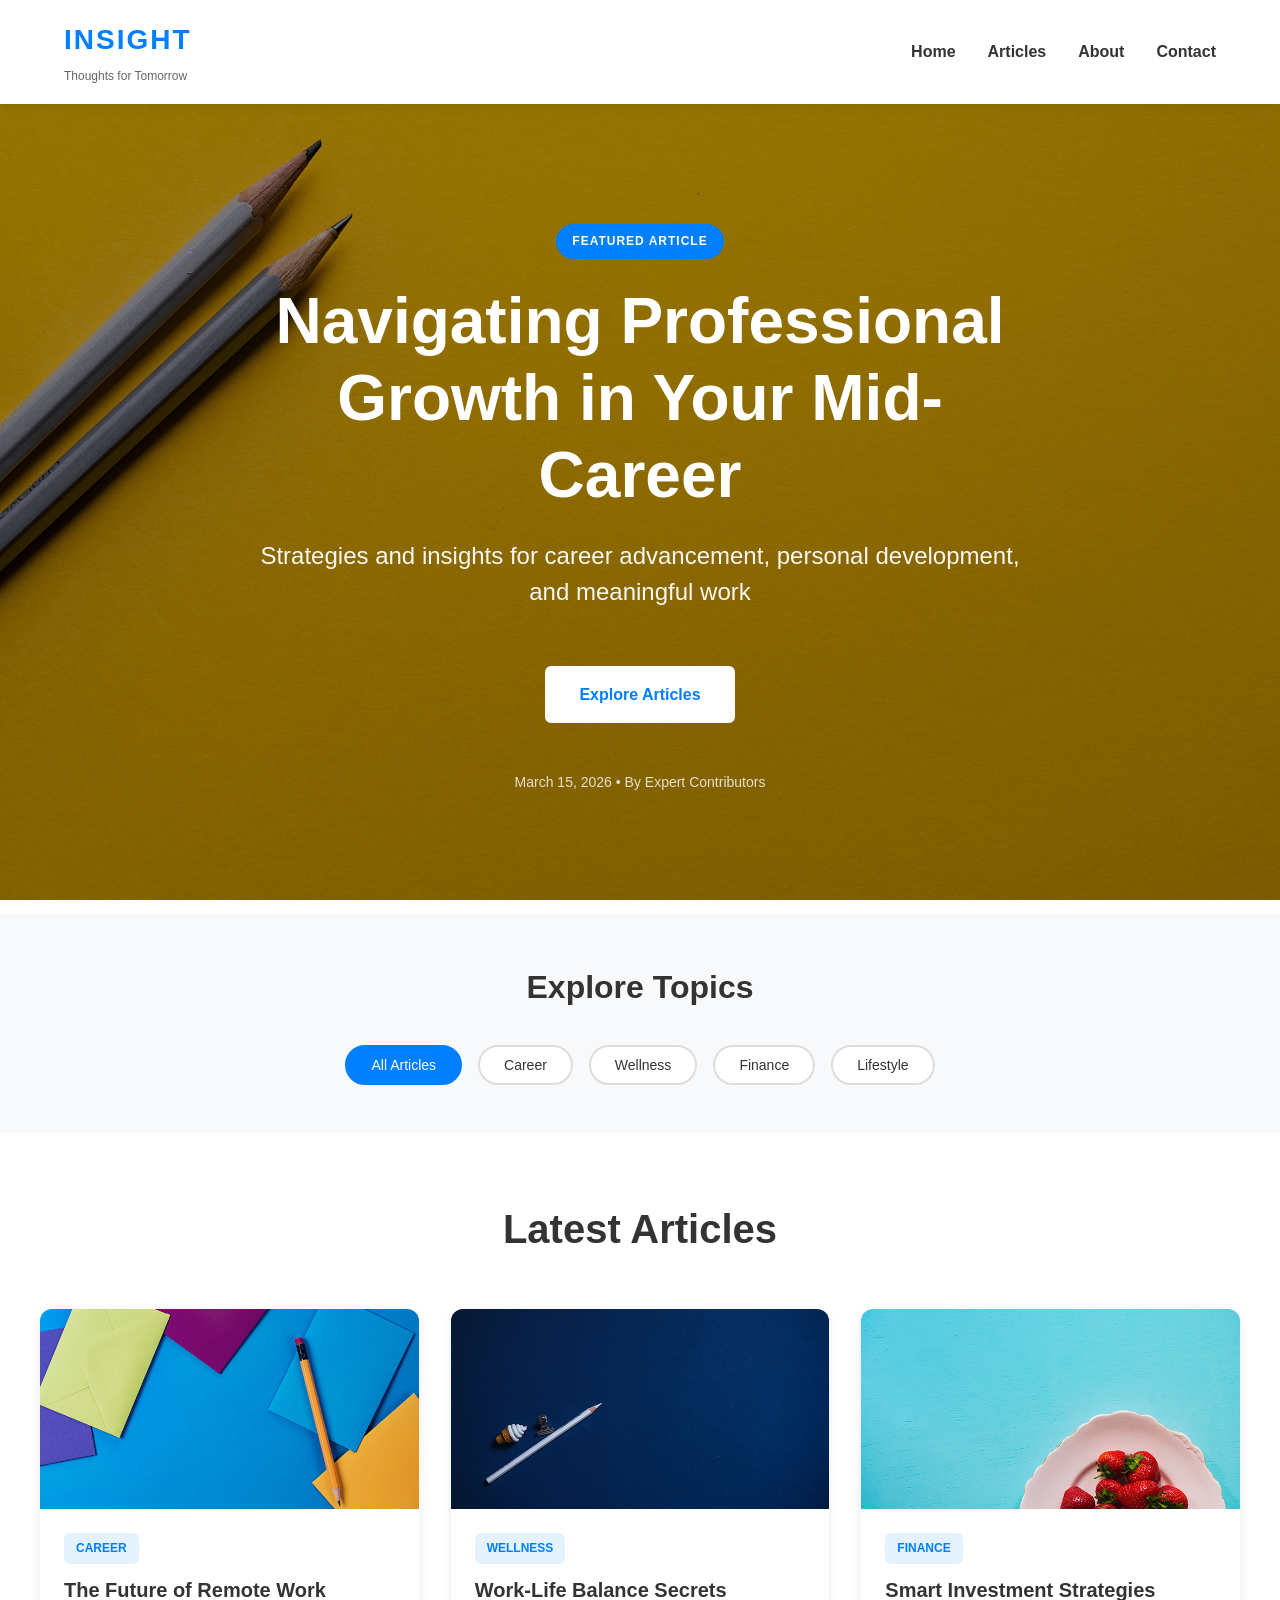
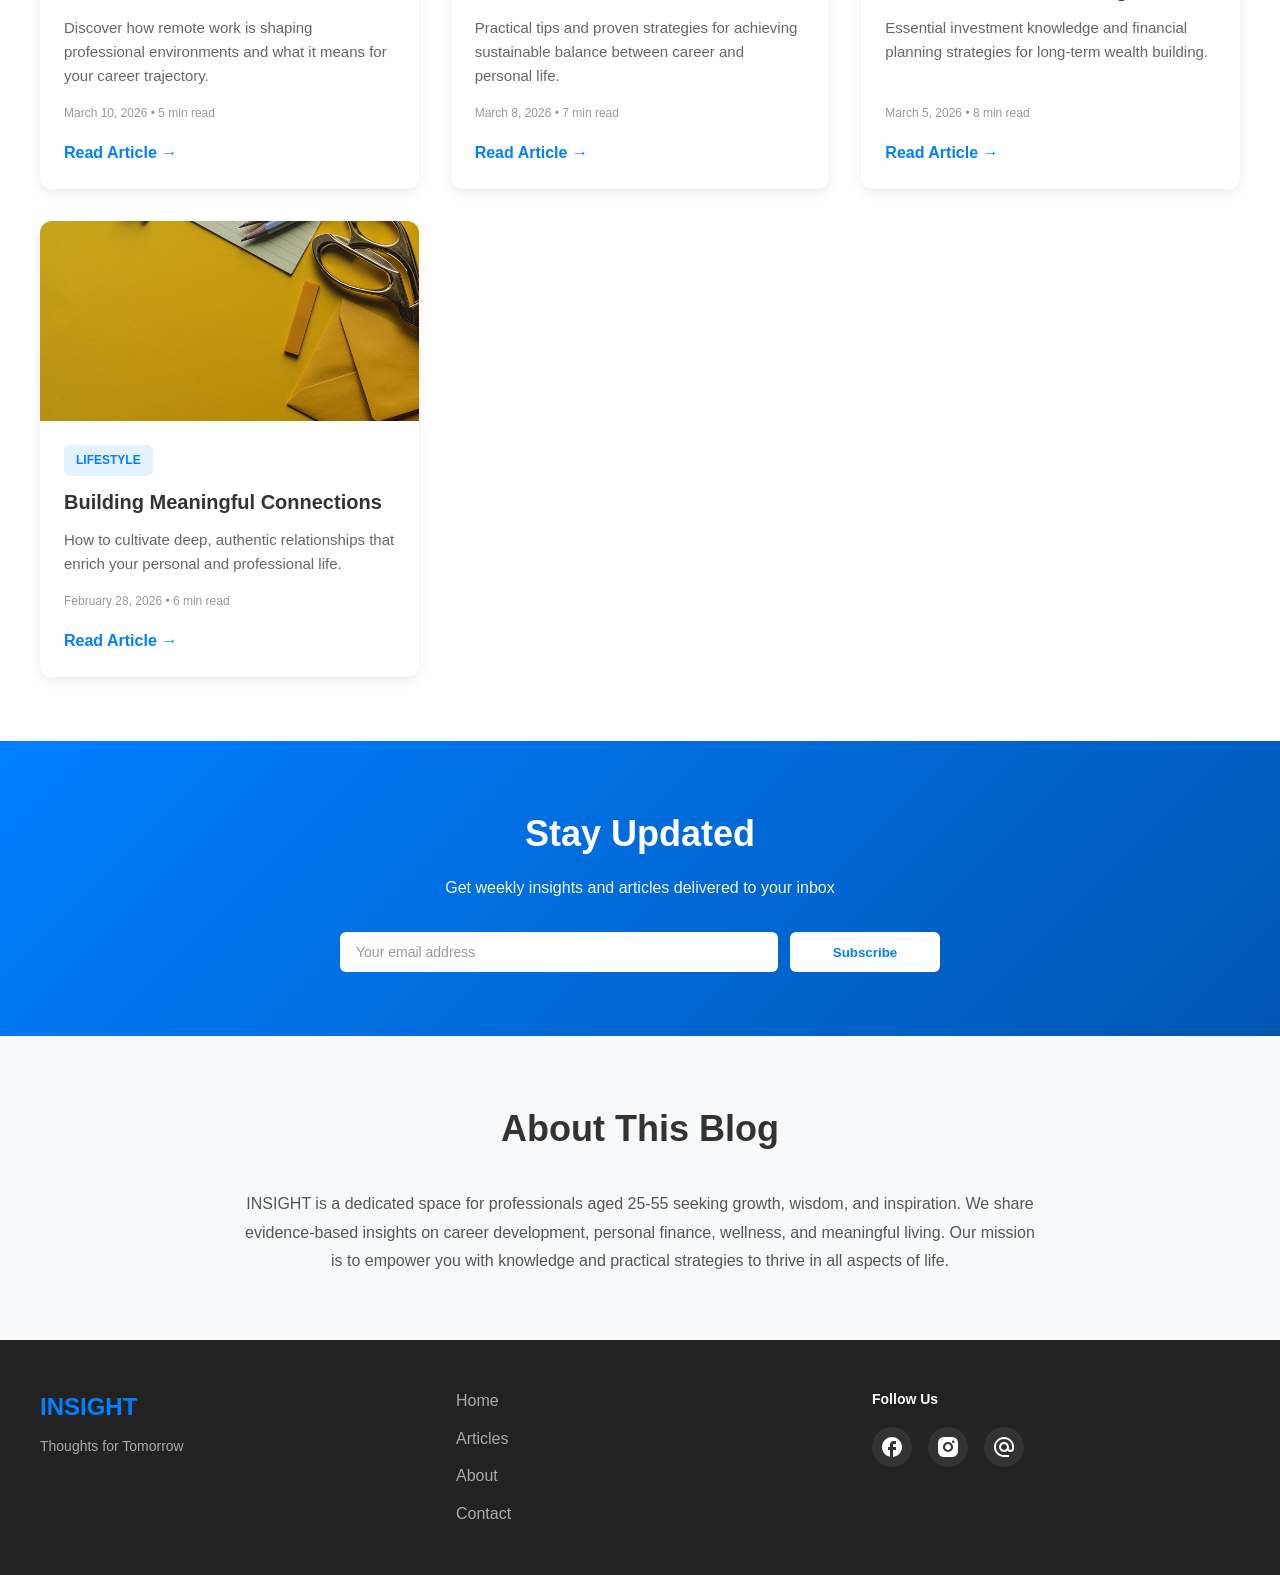
<file: index.html>
<!DOCTYPE html>
<html lang="en">
<head>
    <meta charset="UTF-8" />
    <meta name="viewport" content="width=device-width, initial-scale=1.0" />
    <title>Insight - Professional Blog for Growth Minded Adults</title>
    <link rel="icon" type="image/x-icon" href="./assets/favicon.ico" />
    <link rel="stylesheet" href="style.css" />
</head>
<body>
    <!-- Navigation Header -->
    <header class="navbar">
        <div class="navbar-container">
            <div class="logo">
                <h1>INSIGHT</h1>
                <p class="tagline">Thoughts for Tomorrow</p>
            </div>
            <nav class="nav-links">
                <a href="#home" class="nav-link">Home</a>
                <a href="#articles" class="nav-link">Articles</a>
                <a href="#about" class="nav-link">About</a>
                <a href="#contact" class="nav-link">Contact</a>
            </nav>
        </div>
    </header>

    <main>
        <!-- Hero Section - Featured Article -->
        <section class="hero" id="home">
            <div class="hero-overlay"></div>
            <div class="hero-content">
                <span class="featured-badge">Featured Article</span>
                <h1>Navigating Professional Growth in Your Mid-Career</h1>
                <p class="hero-subhead">
                    Strategies and insights for career advancement, personal development, and meaningful work
                </p>
                <a href="#articles" class="cta-button">Explore Articles</a>
                <div class="hero-meta">
                    <span>March 15, 2026</span> • <span>By Expert Contributors</span>
                </div>
            </div>
        </section>

        <!-- Categories Section -->
        <section class="categories">
            <div class="categories-container">
                <h2>Explore Topics</h2>
                <div class="category-tags">
                    <button class="category-btn active">All Articles</button>
                    <button class="category-btn">Career</button>
                    <button class="category-btn">Wellness</button>
                    <button class="category-btn">Finance</button>
                    <button class="category-btn">Lifestyle</button>
                </div>
            </div>
        </section>

        <!-- Recent Articles Grid -->
        <section class="articles" id="articles">
            <div class="articles-container">
                <h2 class="articles-title">Latest Articles</h2>
                <div class="articles-grid">
                    <!-- Article 1 -->
                    <article class="article-card">
                        <div class="article-image" style="background-image: url('./assets/img/portfolio-1.jpg');"></div>
                        <div class="article-content">
                            <span class="article-category">Career</span>
                            <h3>The Future of Remote Work</h3>
                            <p class="article-excerpt">
                                Discover how remote work is shaping professional environments and what it means for your career trajectory.
                            </p>
                            <div class="article-meta">
                                <span>March 10, 2026</span> • <span>5 min read</span>
                            </div>
                            <a href="#" class="read-more">Read Article →</a>
                        </div>
                    </article>

                    <!-- Article 2 -->
                    <article class="article-card">
                        <div class="article-image" style="background-image: url('./assets/img/portfolio-2.jpg');"></div>
                        <div class="article-content">
                            <span class="article-category">Wellness</span>
                            <h3>Work-Life Balance Secrets</h3>
                            <p class="article-excerpt">
                                Practical tips and proven strategies for achieving sustainable balance between career and personal life.
                            </p>
                            <div class="article-meta">
                                <span>March 8, 2026</span> • <span>7 min read</span>
                            </div>
                            <a href="#" class="read-more">Read Article →</a>
                        </div>
                    </article>

                    <!-- Article 3 -->
                    <article class="article-card">
                        <div class="article-image" style="background-image: url('./assets/img/portfolio-3.jpg');"></div>
                        <div class="article-content">
                            <span class="article-category">Finance</span>
                            <h3>Smart Investment Strategies</h3>
                            <p class="article-excerpt">
                                Essential investment knowledge and financial planning strategies for long-term wealth building.
                            </p>
                            <div class="article-meta">
                                <span>March 5, 2026</span> • <span>8 min read</span>
                            </div>
                            <a href="#" class="read-more">Read Article →</a>
                        </div>
                    </article>

                    <!-- Article 4 -->
                    <article class="article-card">
                        <div class="article-image" style="background-image: url('./assets/img/portfolio-4.jpg');"></div>
                        <div class="article-content">
                            <span class="article-category">Lifestyle</span>
                            <h3>Building Meaningful Connections</h3>
                            <p class="article-excerpt">
                                How to cultivate deep, authentic relationships that enrich your personal and professional life.
                            </p>
                            <div class="article-meta">
                                <span>February 28, 2026</span> • <span>6 min read</span>
                            </div>
                            <a href="#" class="read-more">Read Article →</a>
                        </div>
                    </article>
                </div>
            </div>
        </section>

        <!-- Newsletter Signup Section -->
        <section class="newsletter">
            <div class="newsletter-container">
                <h2>Stay Updated</h2>
                <p>Get weekly insights and articles delivered to your inbox</p>
                <form class="newsletter-form">
                    <input type="email" placeholder="Your email address" required>
                    <button type="submit" class="newsletter-btn">Subscribe</button>
                </form>
            </div>
        </section>

        <!-- About Section -->
        <section class="about" id="about">
            <div class="about-container">
                <h2>About This Blog</h2>
                <p>
                    INSIGHT is a dedicated space for professionals aged 25-55 seeking growth, wisdom, and inspiration. 
                    We share evidence-based insights on career development, personal finance, wellness, and meaningful living.
                    Our mission is to empower you with knowledge and practical strategies to thrive in all aspects of life.
                </p>
            </div>
        </section>
    </main>

    <!-- Footer -->
    <footer class="footer" id="contact">
        <div class="footer-container">
            <div class="footer-content">
                <h3>INSIGHT</h3>
                <p>Thoughts for Tomorrow</p>
            </div>
            <div class="footer-links">
                <a href="#home">Home</a>
                <a href="#articles">Articles</a>
                <a href="#about">About</a>
                <a href="#contact">Contact</a>
            </div>
            <div class="footer-social">
                <h4>Follow Us</h4>
                <div class="social-icons">
                    <a href="https://facebook.com" title="Facebook">
                        <img src="./assets/img/facebook.svg" alt="Facebook">
                    </a>
                    <a href="https://instagram.com" title="Instagram">
                        <img src="./assets/img/insta.svg" alt="Instagram">
                    </a>
                    <a href="#" title="Website">
                        <img src="./assets/img/web.svg" alt="Website">
                    </a>
                </div>
            </div>
</file>
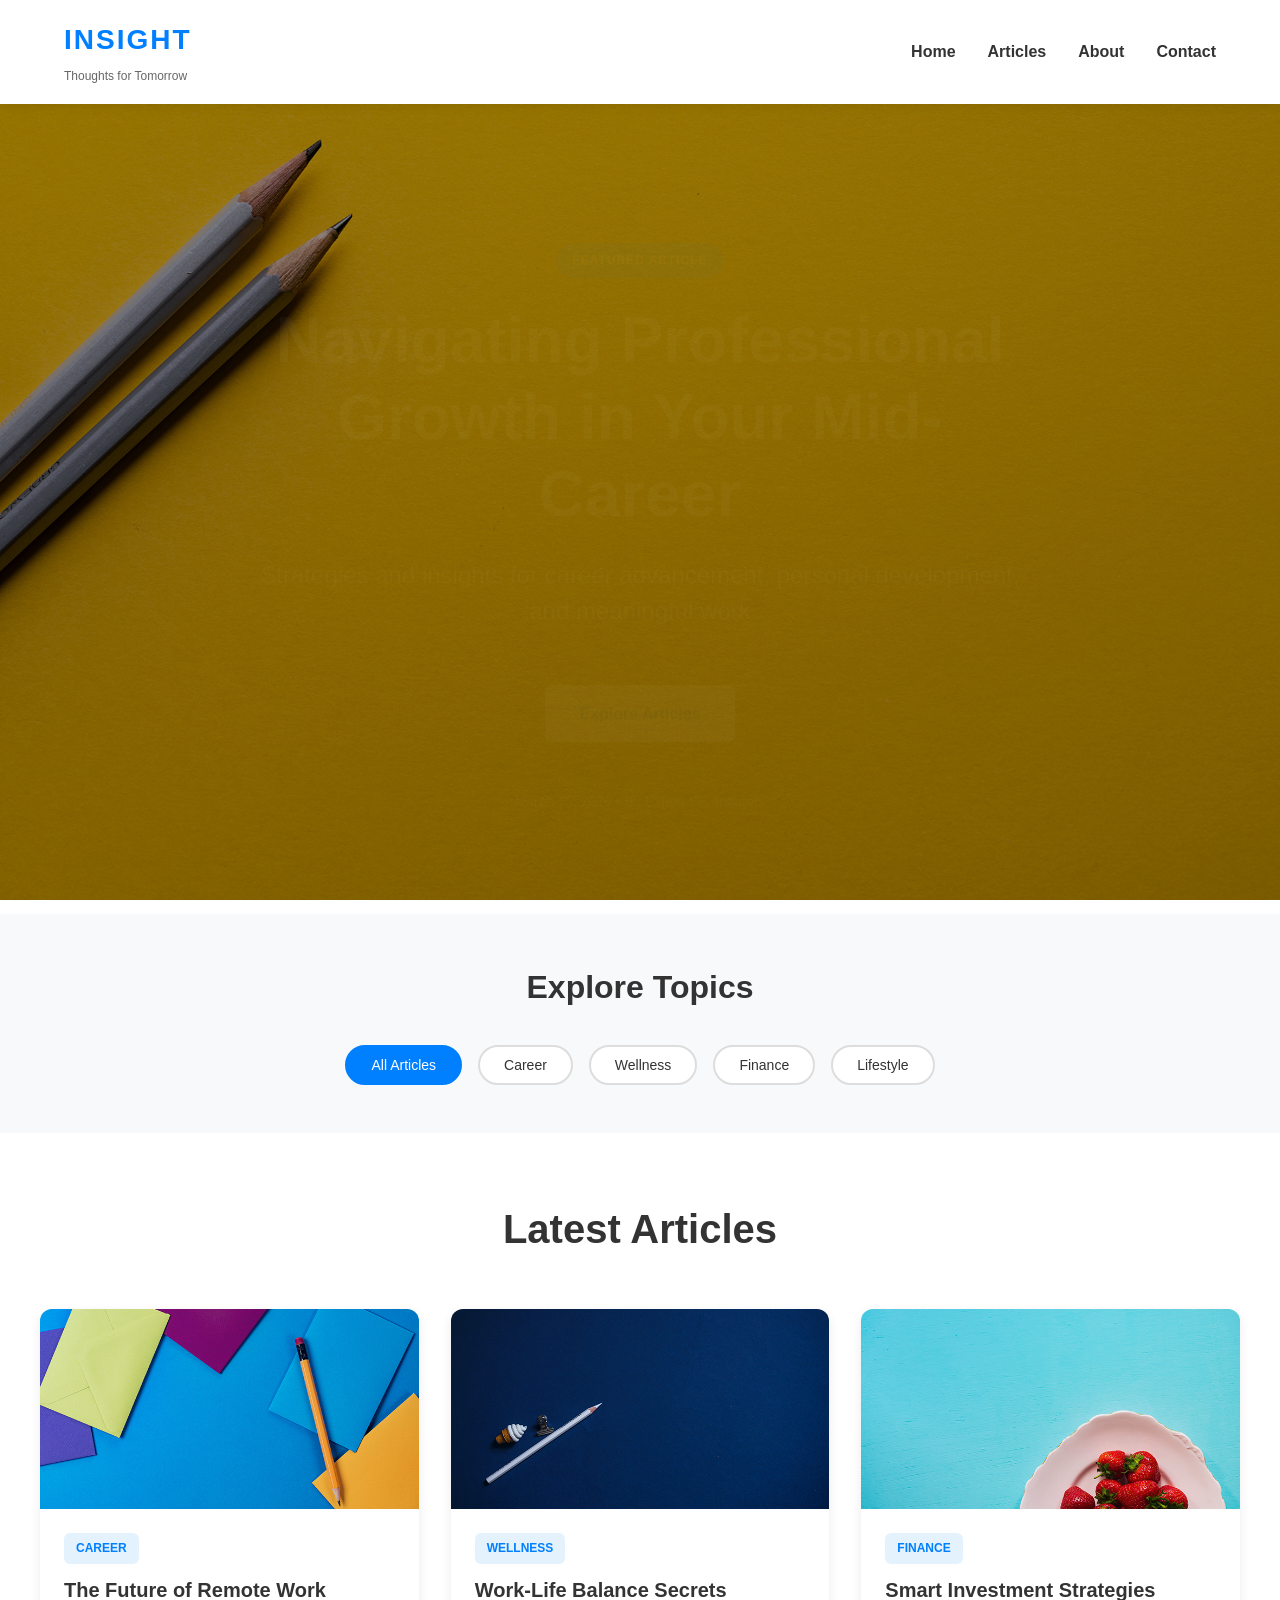
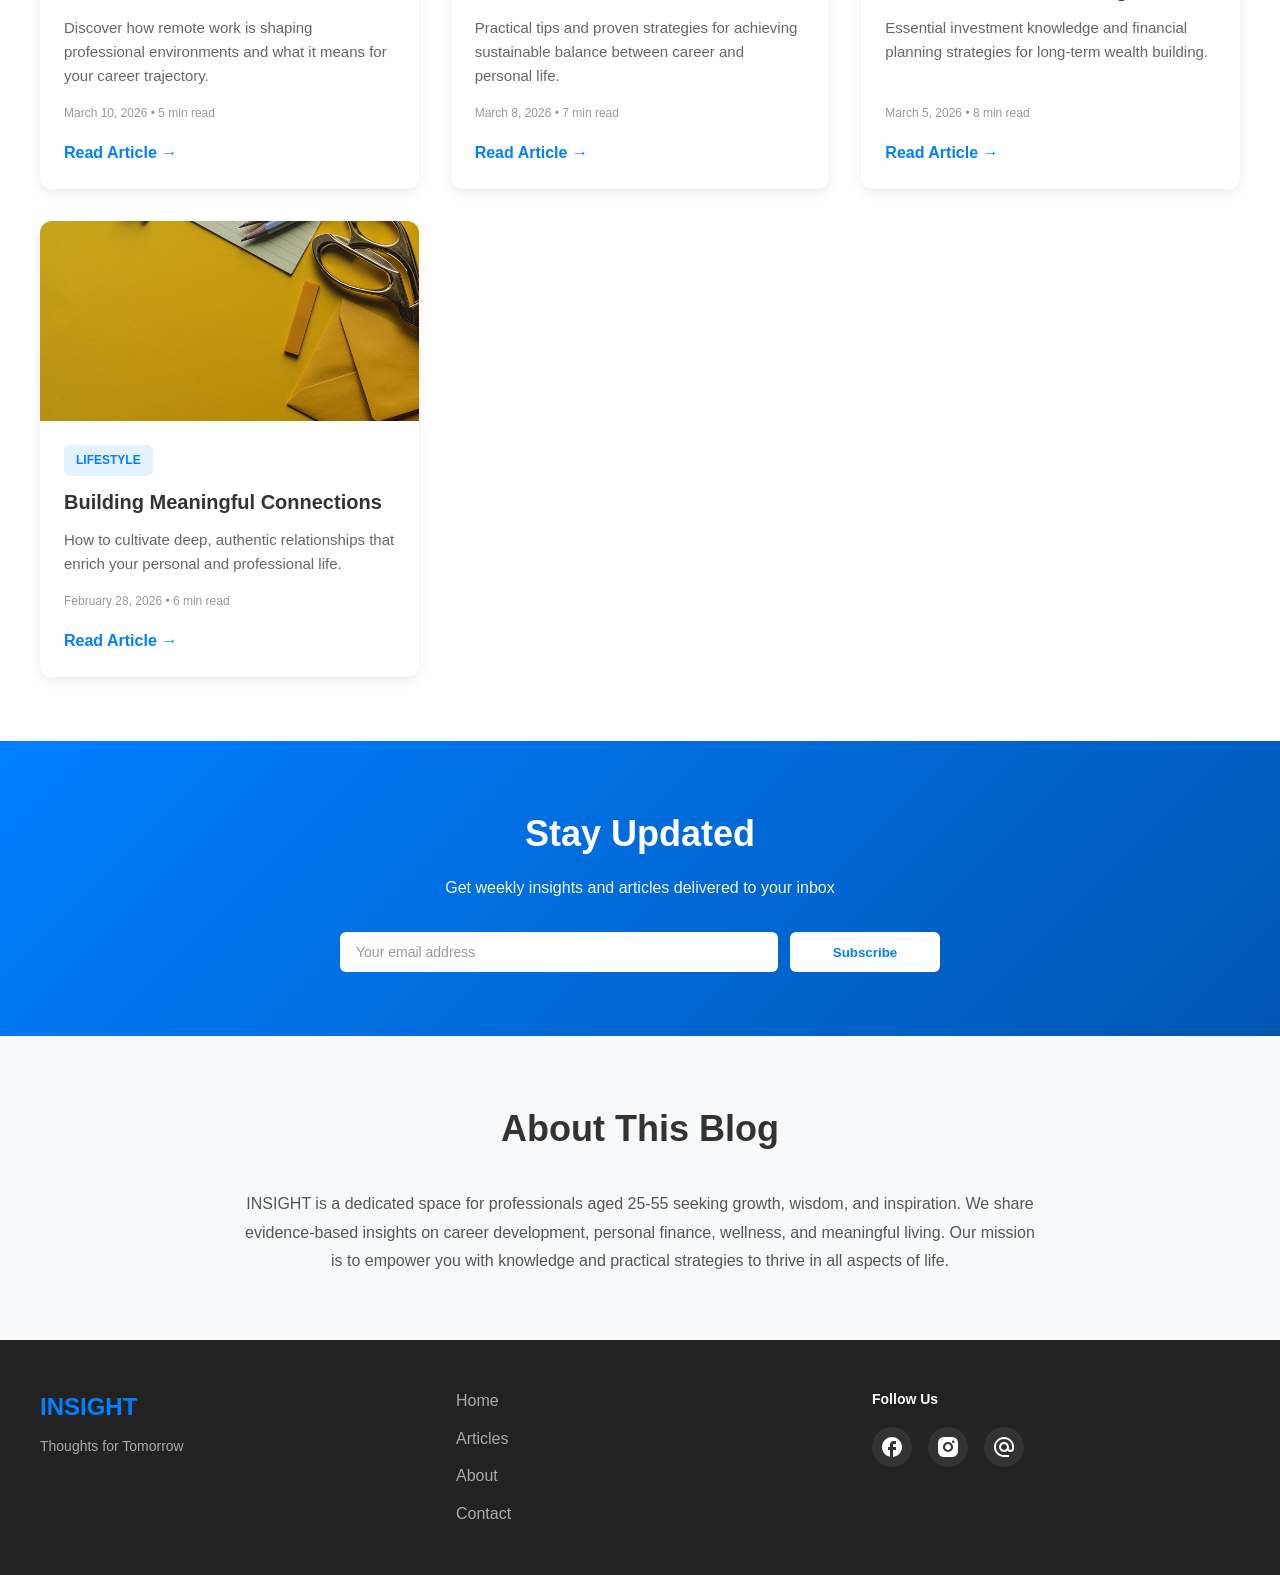
<file: home.html>
<!DOCTYPE html>
<html lang="en">
<head>
    <meta charset="UTF-8">
    <meta name="viewport" content="width=device-width, initial-scale=1.0">
    <title>Insight - Professional Blog</title>
    <meta http-equiv="refresh" content="0; url=index.html">
</head>
<body>
    <p>Redirecting to the blog... <a href="index.html">Click here if you are not redirected</a></p>
</body>
</html>
</file>
<file: style.css>
* {
  margin: 0;
  padding: 0;
  box-sizing: border-box;
}

body {
  overflow-x: hidden;
  font-family: "DM Sans", sans-serif;
  line-height: 1.6;
  color: #333;
}

/* ============ NAVBAR ============ */
.navbar {
  background-color: white;
  box-shadow: 0 2px 10px rgba(0, 0, 0, 0.08);
  position: sticky;
  top: 0;
  z-index: 100;
}

.navbar-container {
  max-width: 1200px;
  margin: 0 auto;
  padding: 18px 24px;
  display: flex;
  justify-content: space-between;
  align-items: center;
}

.logo h1 {
  font-size: 28px;
  font-weight: bold;
  color: #007fff;
  margin: 0;
  letter-spacing: 2px;
}

.logo .tagline {
  font-size: 12px;
  color: #666;
  margin-top: 4px;
  font-weight: 400;
}

.nav-links {
  display: flex;
  gap: 32px;
  align-items: center;
}

.nav-link {
  text-decoration: none;
  color: #333;
  font-weight: 600;
  transition: color 0.2s ease;
}

.nav-link:hover {
  color: #007fff;
}

/* ============ HERO SECTION ============ */
.hero {
  background-image: linear-gradient(rgba(0, 0, 0, 0.4), rgba(0, 0, 0, 0.4)), url("./assets/img/bg-masthead.jpg");
  background-position: center;
  background-size: cover;
  background-attachment: fixed;
  min-height: 90vh;
  display: flex;
  align-items: center;
  justify-content: center;
  position: relative;
  text-align: center;
  color: white;
  padding: 40px 16px;
}

.hero-content {
  max-width: 800px;
  z-index: 2;
  animation: fadeIn 0.8s ease-in;
}

@keyframes fadeIn {
  from {
    opacity: 0;
    transform: translateY(20px);
  }
  to {
    opacity: 1;
    transform: translateY(0);
  }
}

.featured-badge {
  background-color: #007fff;
  color: white;
  padding: 8px 16px;
  border-radius: 20px;
  font-size: 12px;
  font-weight: bold;
  letter-spacing: 1px;
  display: inline-block;
  margin-bottom: 24px;
  text-transform: uppercase;
}

.hero h1 {
  font-size: 64px;
  font-weight: bold;
  margin: 0 0 24px 0;
  line-height: 1.2;
}

.hero-subhead {
  font-size: 24px;
  margin: 0 0 32px 0;
  font-weight: 400;
  line-height: 1.5;
  color: rgba(255, 255, 255, 0.95);
}

.hero-meta {
  font-size: 14px;
  color: rgba(255, 255, 255, 0.8);
  margin-top: 24px;
}

/* ============ CATEGORIES SECTION ============ */
.categories {
  background-color: #f8f9fa;
  padding: 48px 16px;
}

.categories-container {
  max-width: 1200px;
  margin: 0 auto;
  text-align: center;
}

.categories h2 {
  font-size: 32px;
  margin-bottom: 32px;
  color: #333;
}

.category-tags {
  display: flex;
  gap: 16px;
  justify-content: center;
  flex-wrap: wrap;
}

.category-btn {
  background-color: white;
  border: 2px solid #ddd;
  padding: 10px 24px;
  border-radius: 25px;
  cursor: pointer;
  font-size: 14px;
  font-weight: 500;
  transition: all 0.3s ease;
  color: #333;
}

.category-btn:hover,
.category-btn.active {
  background-color: #007fff;
  color: white;
  border-color: #007fff;
}

/* ============ ARTICLES SECTION ============ */
.articles {
  background-color: white;
  padding: 64px 16px;
}

.articles-container {
  max-width: 1200px;
  margin: 0 auto;
}

.articles-title {
  font-size: 40px;
  margin-bottom: 48px;
  color: #333;
  text-align: center;
}

.articles-grid {
  display: grid;
  grid-template-columns: repeat(auto-fit, minmax(280px, 1fr));
  gap: 32px;
}

.article-card {
  background: white;
  border-radius: 12px;
  overflow: hidden;
  box-shadow: 0 4px 12px rgba(0, 0, 0, 0.08);
  transition: transform 0.3s ease, box-shadow 0.3s ease;
  display: flex;
  flex-direction: column;
  height: 100%;
}

.article-card:hover {
  transform: translateY(-8px);
  box-shadow: 0 8px 24px rgba(0, 0, 0, 0.12);
}

.article-image {
  height: 200px;
  background-size: cover;
  background-position: center;
  position: relative;
}

.article-image::before {
  content: '';
  position: absolute;
  top: 0;
  left: 0;
  right: 0;
  bottom: 0;
  background: linear-gradient(135deg, rgba(0, 127, 255, 0.1) 0%, rgba(0, 0, 0, 0.05) 100%);
}

.article-content {
  padding: 24px;
  flex-grow: 1;
  display: flex;
  flex-direction: column;
}

.article-category {
  background-color: #e3f2fd;
  color: #007fff;
  padding: 6px 12px;
  border-radius: 6px;
  font-size: 12px;
  font-weight: bold;
  width: fit-content;
  margin-bottom: 12px;
  text-transform: uppercase;
}

.article-card h3 {
  font-size: 20px;
  margin: 0 0 12px 0;
  color: #333;
  line-height: 1.4;
}

.article-excerpt {
  font-size: 15px;
  color: #666;
  margin: 0 0 16px 0;
  flex-grow: 1;
  line-height: 1.6;
}

.article-meta {
  font-size: 12px;
  color: #999;
  margin-bottom: 16px;
}

.read-more {
  color: #007fff;
  text-decoration: none;
  font-weight: 600;
  transition: color 0.3s ease;
  align-self: flex-start;
}

.read-more:hover {
  color: #0056b3;
}

/* ============ NEWSLETTER SECTION ============ */
.newsletter {
  background: linear-gradient(135deg, #007fff 0%, #0056b3 100%);
  padding: 64px 16px;
  color: white;
}

.newsletter-container {
  max-width: 600px;
  margin: 0 auto;
  text-align: center;
}

.newsletter h2 {
  font-size: 36px;
  margin-bottom: 12px;
}

.newsletter p {
  font-size: 16px;
  margin-bottom: 32px;
  opacity: 0.95;
}

.newsletter-form {
  display: flex;
  gap: 12px;
  flex-wrap: wrap;
}

.newsletter-form input {
  flex: 1;
  min-width: 200px;
  padding: 12px 16px;
  border: none;
  border-radius: 6px;
  font-size: 14px;
}

.newsletter-form input::placeholder {
  color: #999;
}

.newsletter-btn {
  padding: 12px 32px;
  background-color: white;
  color: #007fff;
  border: none;
  border-radius: 6px;
  font-weight: bold;
  cursor: pointer;
  transition: all 0.3s ease;
  min-width: 150px;
}

.newsletter-btn:hover {
  background-color: #f0f0f0;
  transform: translateY(-2px);
}

/* ============ ABOUT SECTION ============ */
.about {
  background-color: #f8f9fa;
  padding: 64px 16px;
}

.about-container {
  max-width: 800px;
  margin: 0 auto;
  text-align: center;
}

.about h2 {
  font-size: 36px;
  margin-bottom: 32px;
  color: #333;
}

.about p {
  font-size: 16px;
  line-height: 1.8;
  color: #555;
}

/* ============ FOOTER ============ */
.footer {
  background-color: #222;
  color: white;
  padding: 48px 16px 16px;
}

.footer-container {
  max-width: 1200px;
  margin: 0 auto;
  display: grid;
  grid-template-columns: repeat(auto-fit, minmax(250px, 1fr));
  gap: 48px;
  margin-bottom: 32px;
}

.footer-content h3 {
  font-size: 24px;
  margin-bottom: 8px;
  color: #007fff;
}

.footer-content p {
  font-size: 14px;
  color: #aaa;
}

.footer-links {
  display: flex;
  flex-direction: column;
  gap: 12px;
}

.footer-links a {
  color: #aaa;
  text-decoration: none;
  transition: color 0.3s ease;
}

.footer-links a:hover {
  color: #007fff;
}

.footer-social h4 {
  margin-bottom: 16px;
  font-size: 14px;
}

.social-icons {
  display: flex;
  gap: 16px;
}

.social-icons a {
  display: inline-block;
  width: 40px;
  height: 40px;
  background-color: #333;
  border-radius: 50%;
  display: flex;
  align-items: center;
  justify-content: center;
  transition: background-color 0.3s ease;
}

.social-icons a:hover {
  background-color: #007fff;
}

.social-icons img {
  width: 20px;
  height: 20px;
  filter: brightness(0) invert(1);
}

.footer-bottom {
  border-top: 1px solid #333;
  padding-top: 24px;
  text-align: center;
  font-size: 12px;
  color: #888;
}

.footer-bottom a {
  color: #007fff;
  text-decoration: none;
}

.footer-bottom a:hover {
  text-decoration: underline;
}

/* ============ CTA BUTTON (Reusable) ============ */
.cta-button {
  display: inline-block;
  margin: 24px auto;
  text-decoration: none;
  background: white;
  color: #007fff;
  padding: 14px 32px;
  border-radius: 6px;
  font-weight: bold;
  transition: all 0.3s ease;
  border: 2px solid white;
}

.cta-button:hover {
  background-color: transparent;
  color: white;
  border-color: white;
}

/* ============ RESPONSIVE DESIGN ============ */
@media (max-width: 768px) {
  .navbar-container {
    flex-direction: column;
    gap: 16px;
  }

  .nav-links {
    gap: 16px;
    flex-wrap: wrap;
    justify-content: center;
  }

  .hero h1 {
    font-size: 40px;
  }

  .hero-subhead {
    font-size: 18px;
  }

  .articles-grid {
    grid-template-columns: 1fr;
  }

  .newsletter-form {
    flex-direction: column;
  }

  .newsletter-form input,
  .newsletter-btn {
    width: 100%;
  }

  .footer-container {
    grid-template-columns: 1fr;
    text-align: center;
  }

  .footer-links {
    align-items: center;
  }

  .social-icons {
    justify-content: center;
  }
}
</file>
